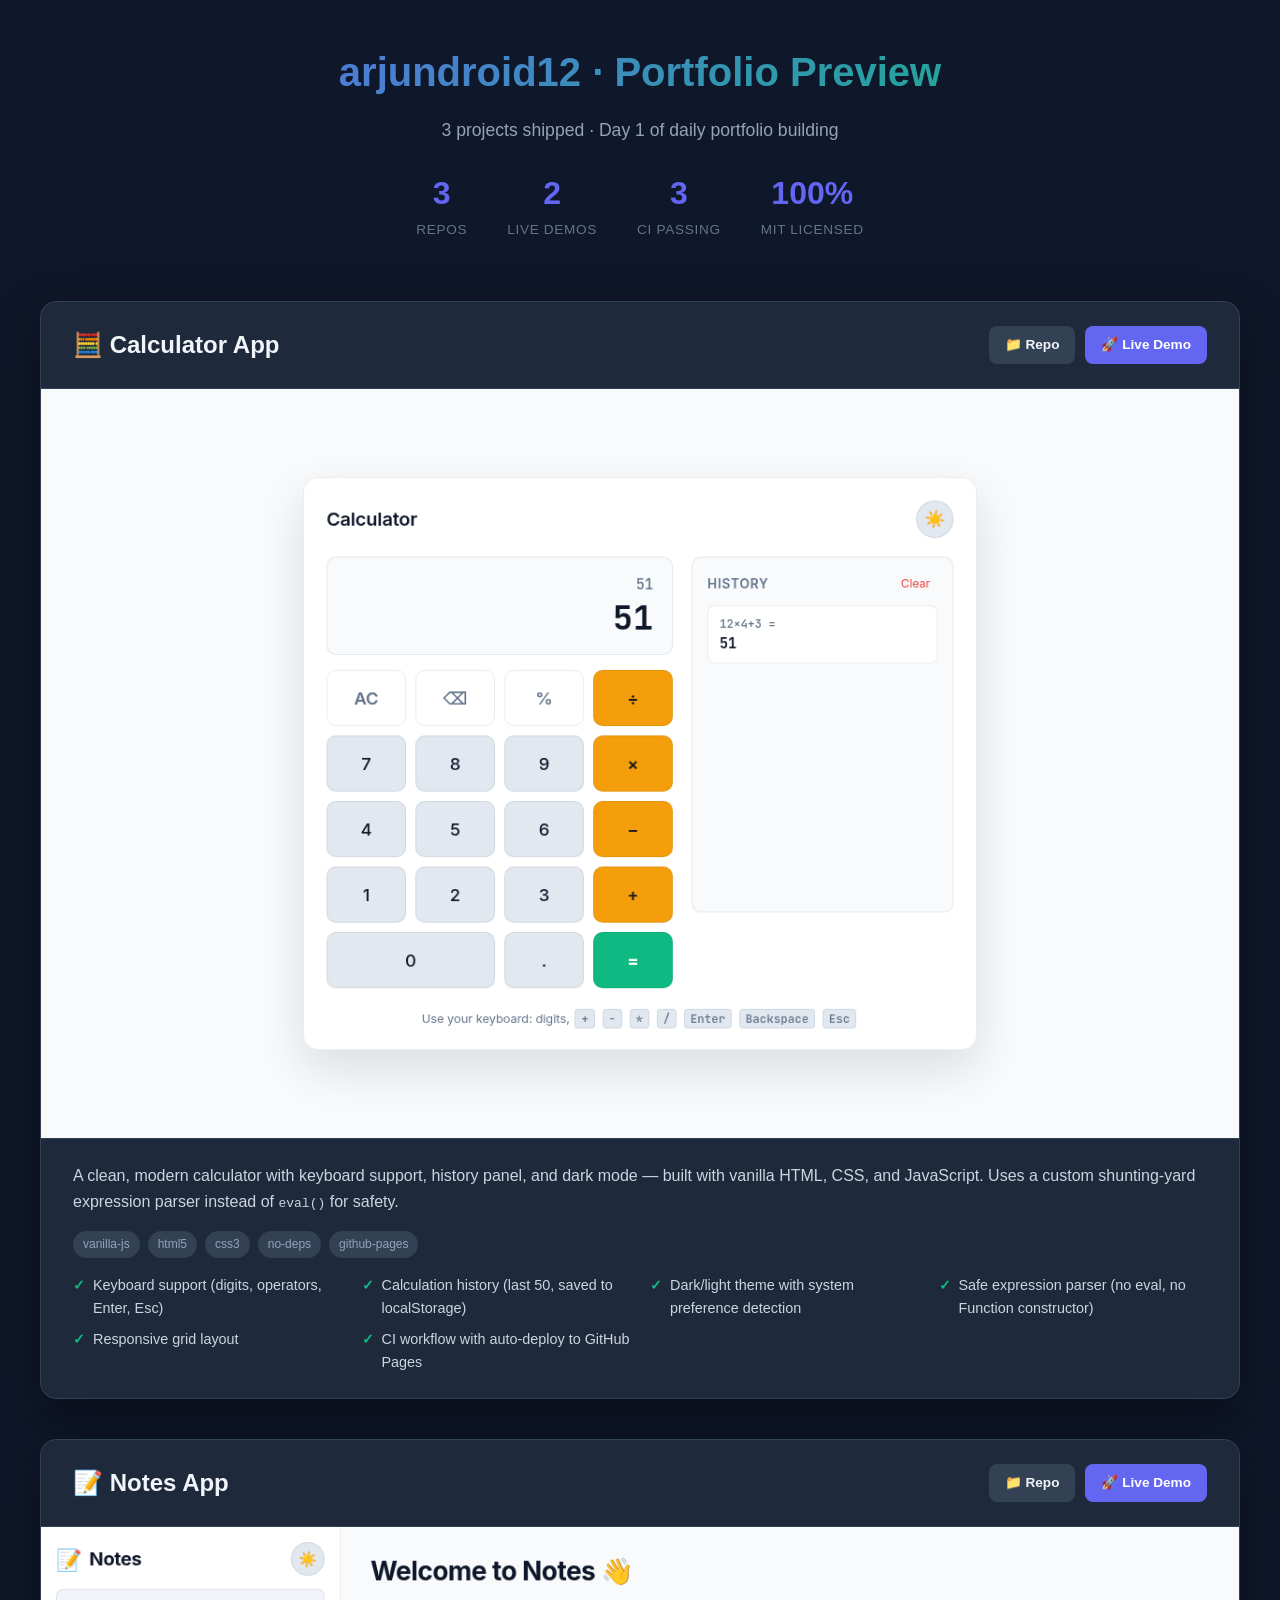
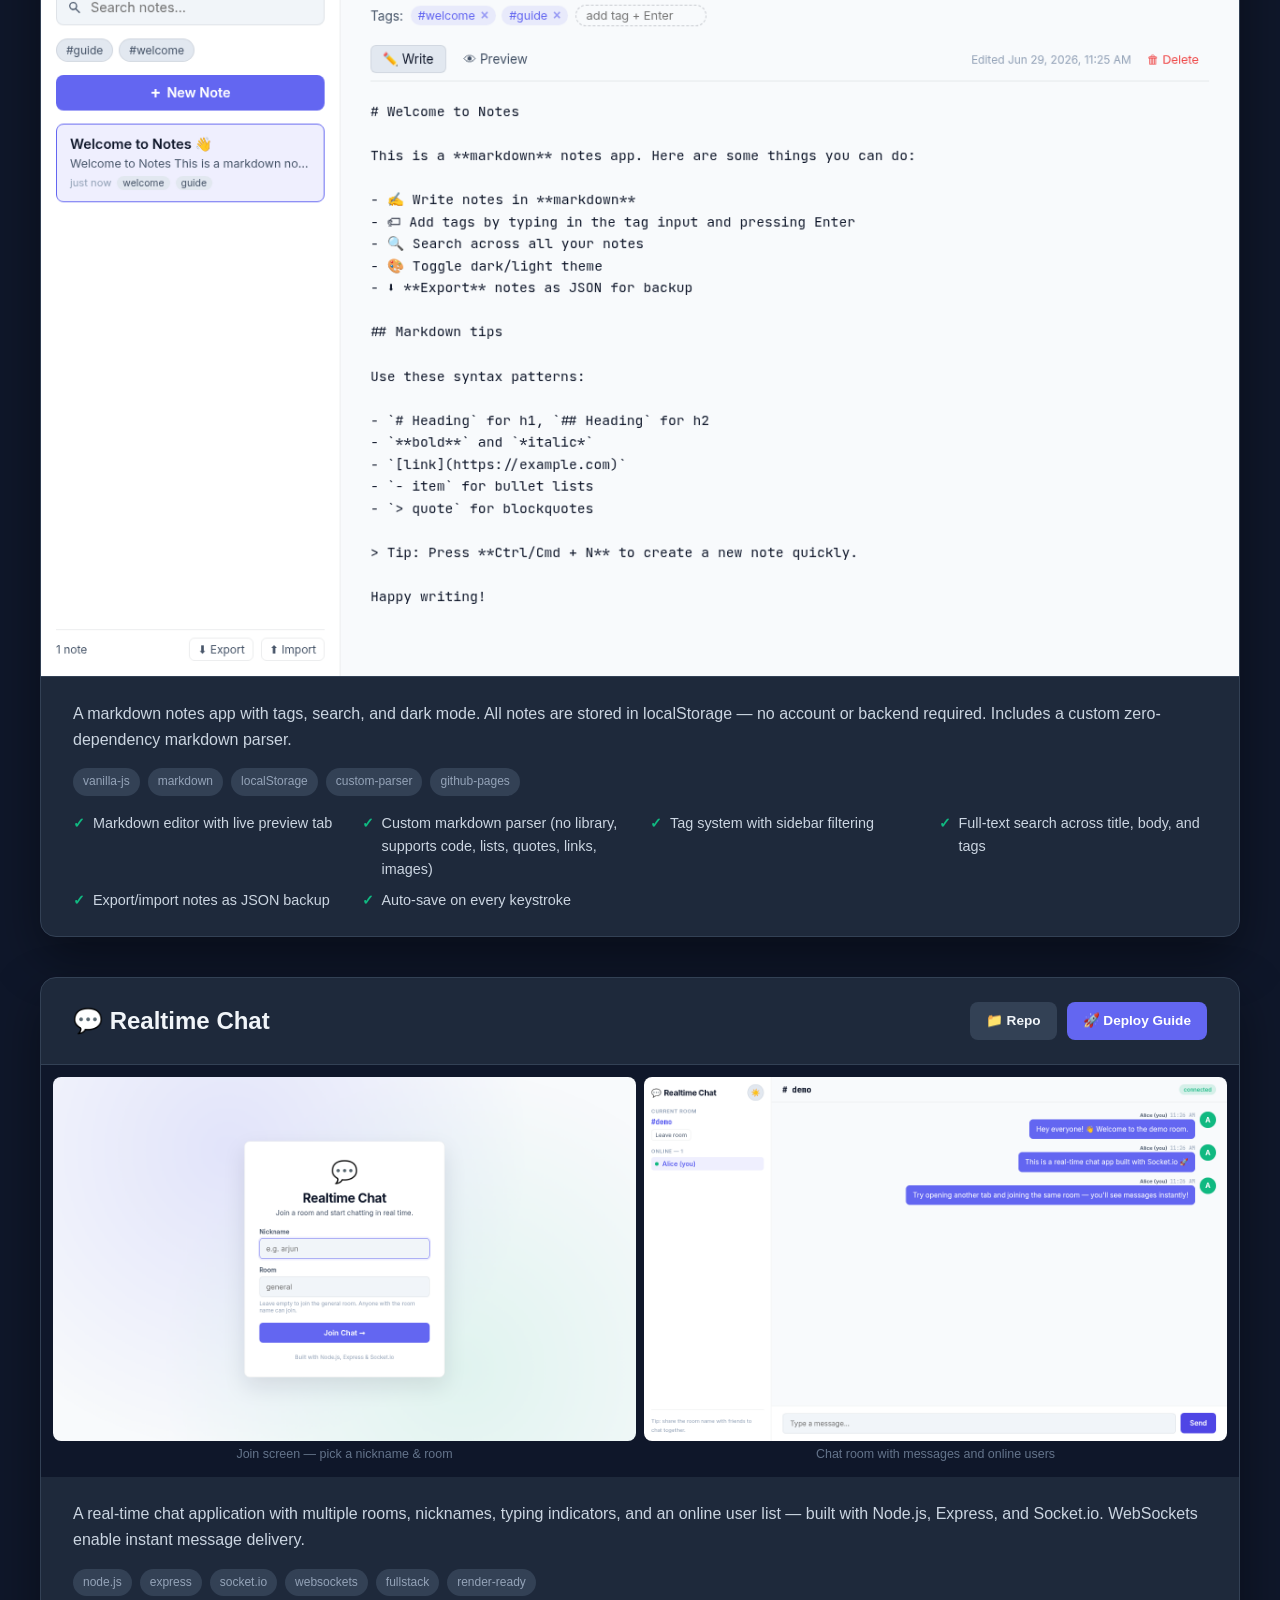
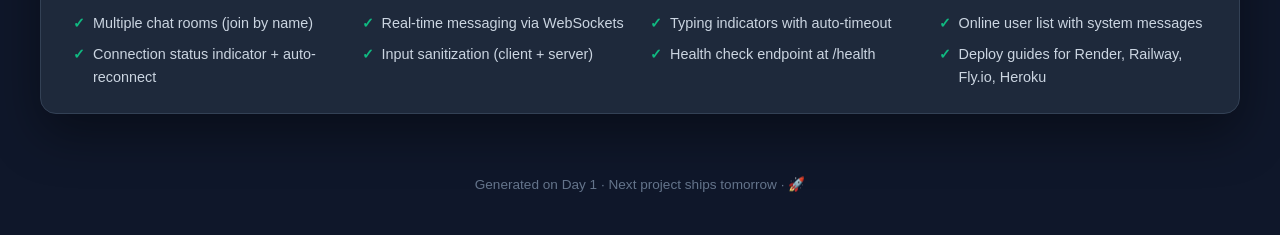
<file: download/previews/index.html>
<!DOCTYPE html>
<html lang="en">
<head>
<meta charset="UTF-8">
<meta name="viewport" content="width=device-width, initial-scale=1.0">
<title>Portfolio Preview · arjundroid12</title>
<style>
  * { box-sizing: border-box; margin: 0; padding: 0; }
  body {
    font-family: -apple-system, BlinkMacSystemFont, "Segoe UI", Roboto, sans-serif;
    background: #0f172a;
    color: #f1f5f9;
    line-height: 1.6;
    padding: 40px 20px;
  }
  .container { max-width: 1200px; margin: 0 auto; }
  header { text-align: center; margin-bottom: 60px; }
  h1 {
    font-size: 2.5rem;
    background: linear-gradient(135deg, #6366f1, #10b981);
    -webkit-background-clip: text;
    -webkit-text-fill-color: transparent;
    background-clip: text;
    margin-bottom: 12px;
  }
  .subtitle { color: #94a3b8; font-size: 1.1rem; }
  .stats {
    display: flex;
    justify-content: center;
    gap: 40px;
    margin-top: 24px;
    flex-wrap: wrap;
  }
  .stat { text-align: center; }
  .stat__num {
    font-size: 2rem;
    font-weight: 700;
    color: #6366f1;
  }
  .stat__label {
    font-size: 0.85rem;
    color: #64748b;
    text-transform: uppercase;
    letter-spacing: 0.05em;
  }
  .project {
    background: #1e293b;
    border: 1px solid #334155;
    border-radius: 16px;
    overflow: hidden;
    margin-bottom: 40px;
    box-shadow: 0 20px 50px rgba(0,0,0,0.4);
  }
  .project__header {
    padding: 24px 32px;
    border-bottom: 1px solid #334155;
    display: flex;
    align-items: center;
    justify-content: space-between;
    flex-wrap: wrap;
    gap: 12px;
  }
  .project__title {
    font-size: 1.5rem;
    font-weight: 700;
    display: flex;
    align-items: center;
    gap: 10px;
  }
  .project__links {
    display: flex;
    gap: 10px;
    flex-wrap: wrap;
  }
  .btn {
    display: inline-flex;
    align-items: center;
    gap: 6px;
    padding: 8px 16px;
    border-radius: 8px;
    text-decoration: none;
    font-size: 0.85rem;
    font-weight: 600;
    transition: transform 150ms;
  }
  .btn:hover { transform: translateY(-1px); }
  .btn--repo {
    background: #334155;
    color: #f1f5f9;
  }
  .btn--live {
    background: #6366f1;
    color: #fff;
  }
  .project__img {
    width: 100%;
    height: auto;
    display: block;
    border-bottom: 1px solid #334155;
  }
  .project__body {
    padding: 24px 32px;
  }
  .project__desc {
    color: #cbd5e1;
    margin-bottom: 16px;
  }
  .tags {
    display: flex;
    gap: 8px;
    flex-wrap: wrap;
    margin-bottom: 16px;
  }
  .tag {
    background: #334155;
    color: #94a3b8;
    padding: 4px 10px;
    border-radius: 999px;
    font-size: 0.75rem;
  }
  .features {
    display: grid;
    grid-template-columns: repeat(auto-fit, minmax(220px, 1fr));
    gap: 8px 20px;
  }
  .feature {
    font-size: 0.9rem;
    color: #cbd5e1;
    padding-left: 20px;
    position: relative;
  }
  .feature::before {
    content: "✓";
    position: absolute;
    left: 0;
    color: #10b981;
    font-weight: 700;
  }
  .preview-row {
    display: grid;
    grid-template-columns: 1fr 1fr;
    gap: 8px;
    padding: 12px;
    background: #0f172a;
  }
  .preview-row img { width: 100%; height: auto; display: block; border-radius: 8px; }
  .preview-label {
    text-align: center;
    color: #64748b;
    font-size: 0.78rem;
    margin-top: 4px;
  }
  @media (max-width: 700px) {
    .preview-row { grid-template-columns: 1fr; }
  }
  footer {
    text-align: center;
    color: #64748b;
    margin-top: 60px;
    font-size: 0.85rem;
  }
</style>
</head>
<body>
<div class="container">

  <header>
    <h1>arjundroid12 · Portfolio Preview</h1>
    <p class="subtitle">3 projects shipped · Day 1 of daily portfolio building</p>
    <div class="stats">
      <div class="stat"><div class="stat__num">3</div><div class="stat__label">Repos</div></div>
      <div class="stat"><div class="stat__num">2</div><div class="stat__label">Live Demos</div></div>
      <div class="stat"><div class="stat__num">3</div><div class="stat__label">CI Passing</div></div>
      <div class="stat"><div class="stat__num">100%</div><div class="stat__label">MIT Licensed</div></div>
    </div>
  </header>

  <!-- Calculator -->
  <section class="project">
    <div class="project__header">
      <h2 class="project__title">🧮 Calculator App</h2>
      <div class="project__links">
        <a class="btn btn--repo" href="https://github.com/arjundroid12/calculator-app" target="_blank">📁 Repo</a>
        <a class="btn btn--live" href="https://arjundroid12.github.io/calculator-app/" target="_blank">🚀 Live Demo</a>
      </div>
    </div>
    <img class="project__img" src="calculator-app.png" alt="Calculator app screenshot">
    <div class="project__body">
      <p class="project__desc">A clean, modern calculator with keyboard support, history panel, and dark mode — built with vanilla HTML, CSS, and JavaScript. Uses a custom shunting-yard expression parser instead of <code>eval()</code> for safety.</p>
      <div class="tags">
        <span class="tag">vanilla-js</span>
        <span class="tag">html5</span>
        <span class="tag">css3</span>
        <span class="tag">no-deps</span>
        <span class="tag">github-pages</span>
      </div>
      <div class="features">
        <div class="feature">Keyboard support (digits, operators, Enter, Esc)</div>
        <div class="feature">Calculation history (last 50, saved to localStorage)</div>
        <div class="feature">Dark/light theme with system preference detection</div>
        <div class="feature">Safe expression parser (no eval, no Function constructor)</div>
        <div class="feature">Responsive grid layout</div>
        <div class="feature">CI workflow with auto-deploy to GitHub Pages</div>
      </div>
    </div>
  </section>

  <!-- Notes App -->
  <section class="project">
    <div class="project__header">
      <h2 class="project__title">📝 Notes App</h2>
      <div class="project__links">
        <a class="btn btn--repo" href="https://github.com/arjundroid12/notes-app" target="_blank">📁 Repo</a>
        <a class="btn btn--live" href="https://arjundroid12.github.io/notes-app/" target="_blank">🚀 Live Demo</a>
      </div>
    </div>
    <img class="project__img" src="notes-app.png" alt="Notes app screenshot">
    <div class="project__body">
      <p class="project__desc">A markdown notes app with tags, search, and dark mode. All notes are stored in localStorage — no account or backend required. Includes a custom zero-dependency markdown parser.</p>
      <div class="tags">
        <span class="tag">vanilla-js</span>
        <span class="tag">markdown</span>
        <span class="tag">localStorage</span>
        <span class="tag">custom-parser</span>
        <span class="tag">github-pages</span>
      </div>
      <div class="features">
        <div class="feature">Markdown editor with live preview tab</div>
        <div class="feature">Custom markdown parser (no library, supports code, lists, quotes, links, images)</div>
        <div class="feature">Tag system with sidebar filtering</div>
        <div class="feature">Full-text search across title, body, and tags</div>
        <div class="feature">Export/import notes as JSON backup</div>
        <div class="feature">Auto-save on every keystroke</div>
      </div>
    </div>
  </section>

  <!-- Realtime Chat -->
  <section class="project">
    <div class="project__header">
      <h2 class="project__title">💬 Realtime Chat</h2>
      <div class="project__links">
        <a class="btn btn--repo" href="https://github.com/arjundroid12/realtime-chat" target="_blank">📁 Repo</a>
        <a class="btn btn--live" href="https://github.com/arjundroid12/realtime-chat#-deploy-to-render-free-tier" target="_blank">🚀 Deploy Guide</a>
      </div>
    </div>
    <div class="preview-row">
      <div>
        <img src="realtime-chat-join.png" alt="Chat join screen">
        <p class="preview-label">Join screen — pick a nickname & room</p>
      </div>
      <div>
        <img src="realtime-chat.png" alt="Chat with messages">
        <p class="preview-label">Chat room with messages and online users</p>
      </div>
    </div>
    <div class="project__body">
      <p class="project__desc">A real-time chat application with multiple rooms, nicknames, typing indicators, and an online user list — built with Node.js, Express, and Socket.io. WebSockets enable instant message delivery.</p>
      <div class="tags">
        <span class="tag">node.js</span>
        <span class="tag">express</span>
        <span class="tag">socket.io</span>
        <span class="tag">websockets</span>
        <span class="tag">fullstack</span>
        <span class="tag">render-ready</span>
      </div>
      <div class="features">
        <div class="feature">Multiple chat rooms (join by name)</div>
        <div class="feature">Real-time messaging via WebSockets</div>
        <div class="feature">Typing indicators with auto-timeout</div>
        <div class="feature">Online user list with system messages</div>
        <div class="feature">Connection status indicator + auto-reconnect</div>
        <div class="feature">Input sanitization (client + server)</div>
        <div class="feature">Health check endpoint at /health</div>
        <div class="feature">Deploy guides for Render, Railway, Fly.io, Heroku</div>
      </div>
    </div>
  </section>

  <footer>
    <p>Generated on Day 1 · Next project ships tomorrow · 🚀</p>
  </footer>

</div>
</body>
</html>
</file>
